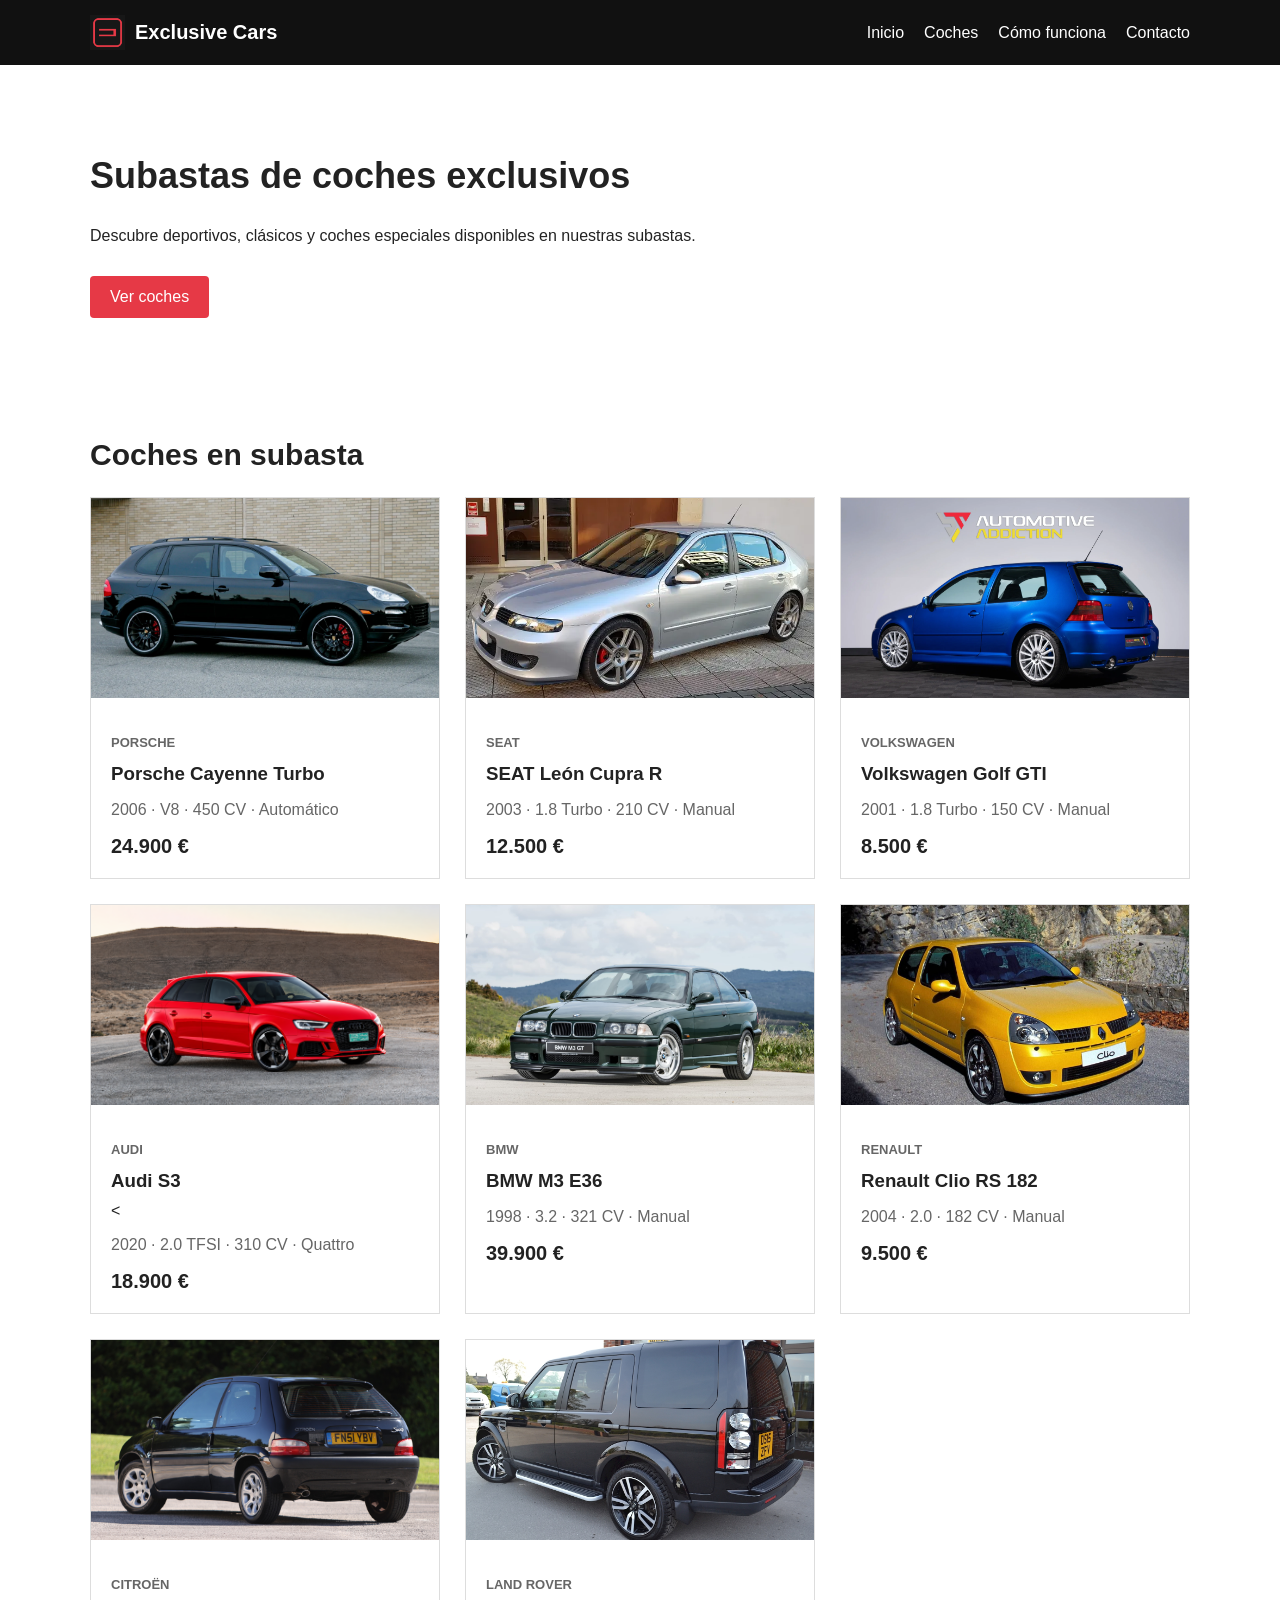
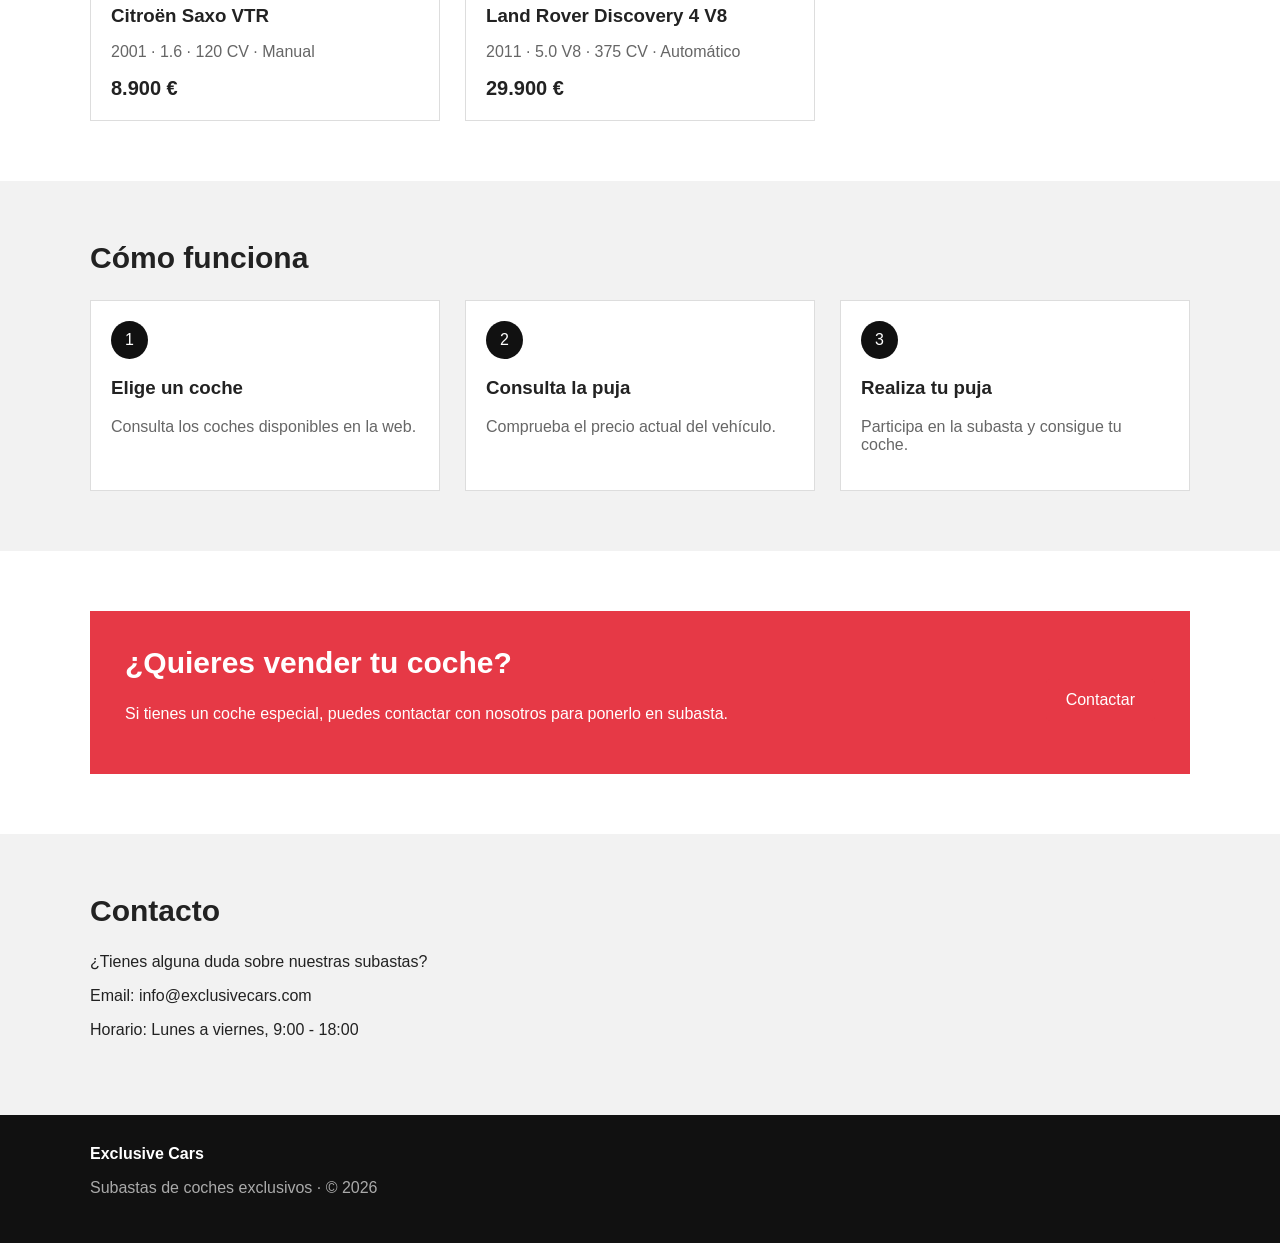
<file: index.html>
<!DOCTYPE html>
<html lang="es">
<head>
    <meta charset="UTF-8">
    <meta name="viewport" content="width=device-width, initial-scale=1.0">
    <title>Exclusive Cars | Subastas de coches</title>
    <meta name="description" content="Web de subastas de coches exclusivos.">
    <link rel="icon" type="image/png" href="favicon.png">
    <link rel="stylesheet" href="estilos.css">
    <link rel="canonical" href="https://manupelayos.github.io">
</head>
<body>
    <header>
        <div class="contenedor">
            <div class="logo">
                <img src="favicon.png" alt="Exclusive Cars">
                <span>Exclusive Cars</span>
            </div>
            <nav>
                <a href="#inicio">Inicio</a>
                <a href="#coches">Coches</a>
                <a href="#como-funciona">Cómo funciona</a>
                <a href="#contacto">Contacto</a>
            </nav>
        </div>
    </header>

    <main>
        <section id="inicio">
            <div class="contenedor">
                <h1>Subastas de coches exclusivos</h1>
                <p>Descubre deportivos, clásicos y coches especiales disponibles en nuestras subastas.</p>
                <a href="#coches" class="boton">Ver coches</a>
            </div>
        </section>

        <section id="coches">
            <div class="contenedor">
                <h2>Coches en subasta</h2>
                <div class="coches">
                    <article class="coche">
                        <img src="img/porschecayenne.jpg" alt="Porsche Cayenne Turbo">
                        <div>
                            <p class="marca">PORSCHE</p>
                            <h3>Porsche Cayenne Turbo</h3>
                            <p>2006 · V8 · 450 CV · Automático</p>
                            <strong>24.900 €</strong>
                        </div>
                    </article>

                    <article class="coche">
                        <img src="img/seatleon.png" alt="SEAT León Cupra R">
                        <div>
                            <p class="marca">SEAT</p>
                            <h3>SEAT León Cupra R</h3>
                            <p>2003 · 1.8 Turbo · 210 CV · Manual</p>
                            <strong>12.500 €</strong>
                        </div>
                    </article>

                    <article class="coche">
                        <img src="img/volkswagengolfgti.png" alt="Volkswagen Golf GTI">
                        <div>
                            <p class="marca">VOLKSWAGEN</p>
                            <h3>Volkswagen Golf GTI</h3>
                            <p>2001 · 1.8 Turbo · 150 CV · Manual</p>
                            <strong>8.500 €</strong>
                        </div>
                    </article>

                    <article class="coche">
                        <img src="img/audis3.png" alt="Audi S3">
                        <div>
                            <p class="marca">AUDI</p>
                            <h3>Audi S3</h3>
                            <<p>2020 · 2.0 TFSI · 310 CV · Quattro</p>
                            <strong>18.900 €</strong>
                        </div>
                    </article>

                    <article class="coche">
                        <img src="img/bmwm3.png" alt="BMW M3 E36">
                        <div>
                            <p class="marca">BMW</p>
                            <h3>BMW M3 E36</h3>
                            <p>1998 · 3.2 · 321 CV · Manual</p>
                            <strong>39.900 €</strong>
                        </div>
                    </article>

                    <article class="coche">
                        <img src="img/renaultcliors.png" alt="Renault Clio RS 182">
                        <div>
                            <p class="marca">RENAULT</p>
                            <h3>Renault Clio RS 182</h3>
                            <p>2004 · 2.0 · 182 CV · Manual</p>
                            <strong>9.500 €</strong>
                        </div>
                    </article>

                    <article class="coche">
                        <img src="img/saxovtr.png" alt="Citroën Saxo VTR">
                        <div>
                            <p class="marca">CITROËN</p>
                            <h3>Citroën Saxo VTR</h3>
                            <p>2001 · 1.6 · 120 CV · Manual</p>
                            <strong>8.900 €</strong>
                        </div>
                    </article>

                    <article class="coche">
                        <img src="img/landroverdiscovery.png" alt="Land Rover Discovery 4 V8">
                        <div>
                            <p class="marca">LAND ROVER</p>
                            <h3>Land Rover Discovery 4 V8</h3>
                            <p>2011 · 5.0 V8 · 375 CV · Automático</p>
                            <strong>29.900 €</strong>
                        </div>
                    </article>
                </div>
            </div>
        </section>

        <section class="gris" id="como-funciona">
            <div class="contenedor">
                <h2>Cómo funciona</h2>
                <div class="pasos">
                    <div>
                        <span>1</span>
                        <h3>Elige un coche</h3>
                        <p>Consulta los coches disponibles en la web.</p>
                    </div>
                    <div>
                        <span>2</span>
                        <h3>Consulta la puja</h3>
                        <p>Comprueba el precio actual del vehículo.</p>
                    </div>
                    <div>
                        <span>3</span>
                        <h3>Realiza tu puja</h3>
                        <p>Participa en la subasta y consigue tu coche.</p>
                    </div>
                </div>
            </div>
        </section>

        <section>
            <div class="contenedor vender">
                <div>
                    <h2>¿Quieres vender tu coche?</h2>
                    <p>Si tienes un coche especial, puedes contactar con nosotros para ponerlo en subasta.</p>
                </div>
                <a href="#contacto" class="boton">Contactar</a>
            </div>
        </section>

        <section class="gris" id="contacto">
            <div class="contenedor">
                <h2>Contacto</h2>
                <p>¿Tienes alguna duda sobre nuestras subastas?</p>
                <p>Email: info@exclusivecars.com</p>
                <p>Horario: Lunes a viernes, 9:00 - 18:00</p>
            </div>
        </section>
    </main>

    <footer>
        <div class="contenedor">
            <strong>Exclusive Cars</strong>
            <p>Subastas de coches exclusivos · © 2026</p>
        </div>
    </footer>
</body>
</html>
</file>
<file: estilos.css>
* {
    box-sizing: border-box;
}

html {
    scroll-behavior: smooth;
}

body {
    margin: 0;
    font-family: Arial, sans-serif;
    color: #222;
    background: white;
}

a {
    text-decoration: none;
    color: inherit;
}

.contenedor {
    width: 90%;
    max-width: 1100px;
    margin: auto;
}

header {
    background: #111;
    color: white;
    padding: 15px 0;
}

header .contenedor {
    display: flex;
    justify-content: space-between;
    align-items: center;
}

.logo {
    display: flex;
    align-items: center;
    gap: 10px;
    font-size: 20px;
    font-weight: bold;
}

.logo img {
    width: 35px;
    height: 35px;
}

nav {
    display: flex;
    gap: 20px;
}

nav a:hover {
    color: #e63946;
}

section {
    padding: 60px 0;
}

h1 {
    font-size: 36px;
}

h2 {
    font-size: 30px;
    margin-top: 0;
}

.boton {
    display: inline-block;
    margin-top: 15px;
    padding: 12px 20px;
    background: #e63946;
    color: white;
    border-radius: 4px;
}

.boton:hover {
    background: #c92f3b;
}

.coches {
    display: grid;
    grid-template-columns: repeat(3, 1fr);
    gap: 25px;
}

.coche {
    border: 1px solid #ddd;
    background: white;
}

.coche img {
    width: 100%;
    height: 200px;
    object-fit: cover;
}

.coche div {
    padding: 20px;
}

.marca {
    color: #e63946;
    font-size: 13px;
    font-weight: bold;
}

.coche h3 {
    margin: 10px 0;
}

.coche p {
    color: #666;
}

.coche strong {
    font-size: 20px;
}

.gris {
    background: #f2f2f2;
}

.pasos {
    display: grid;
    grid-template-columns: repeat(3, 1fr);
    gap: 25px;
}

.pasos div {
    padding: 20px;
    border: 1px solid #ddd;
    background: white;
}

.pasos span {
    display: inline-block;
    background: #111;
    color: white;
    padding: 10px 14px;
    border-radius: 50%;
}

.pasos p {
    color: #666;
}

.vender {
    display: flex;
    justify-content: space-between;
    align-items: center;
    gap: 30px;
    background: #e63946;
    color: white;
    padding: 35px;
}

.vender p {
    color: white;
}

footer {
    background: #111;
    color: white;
    padding: 30px 0;
}

footer p {
    color: #aaa;
}

@media (max-width: 800px) {
    header .contenedor {
        flex-direction: column;
        gap: 15px;
    }

    nav {
        flex-wrap: wrap;
        justify-content: center;
    }

    .coches {
        grid-template-columns: repeat(2, 1fr);
    }

    .pasos {
        grid-template-columns: 1fr;
    }

    .vender {
        flex-direction: column;
        align-items: flex-start;
    }
}

@media (max-width: 550px) {
    .coches {
        grid-template-columns: 1fr;
    }

    h1 {
        font-size: 30px;
    }

    nav {
        gap: 12px;
        font-size: 14px;
    }
}
</file>
